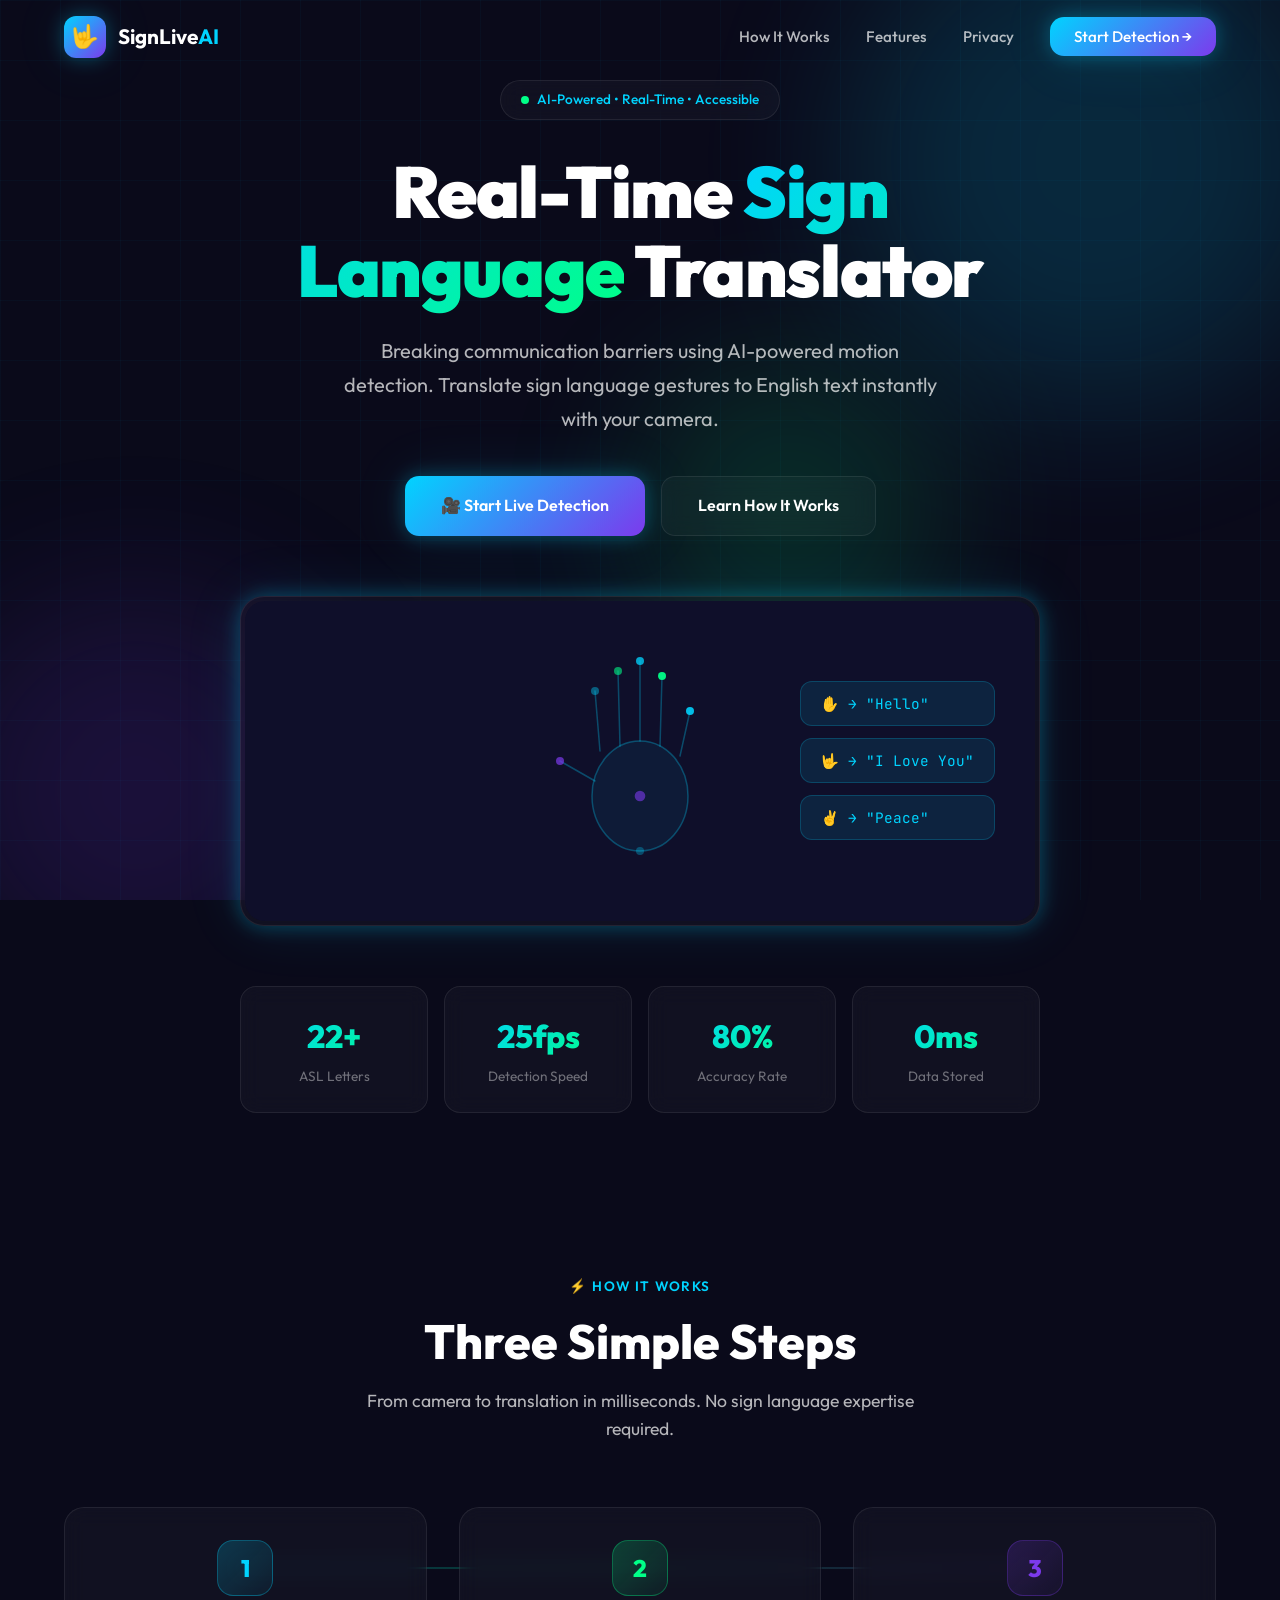
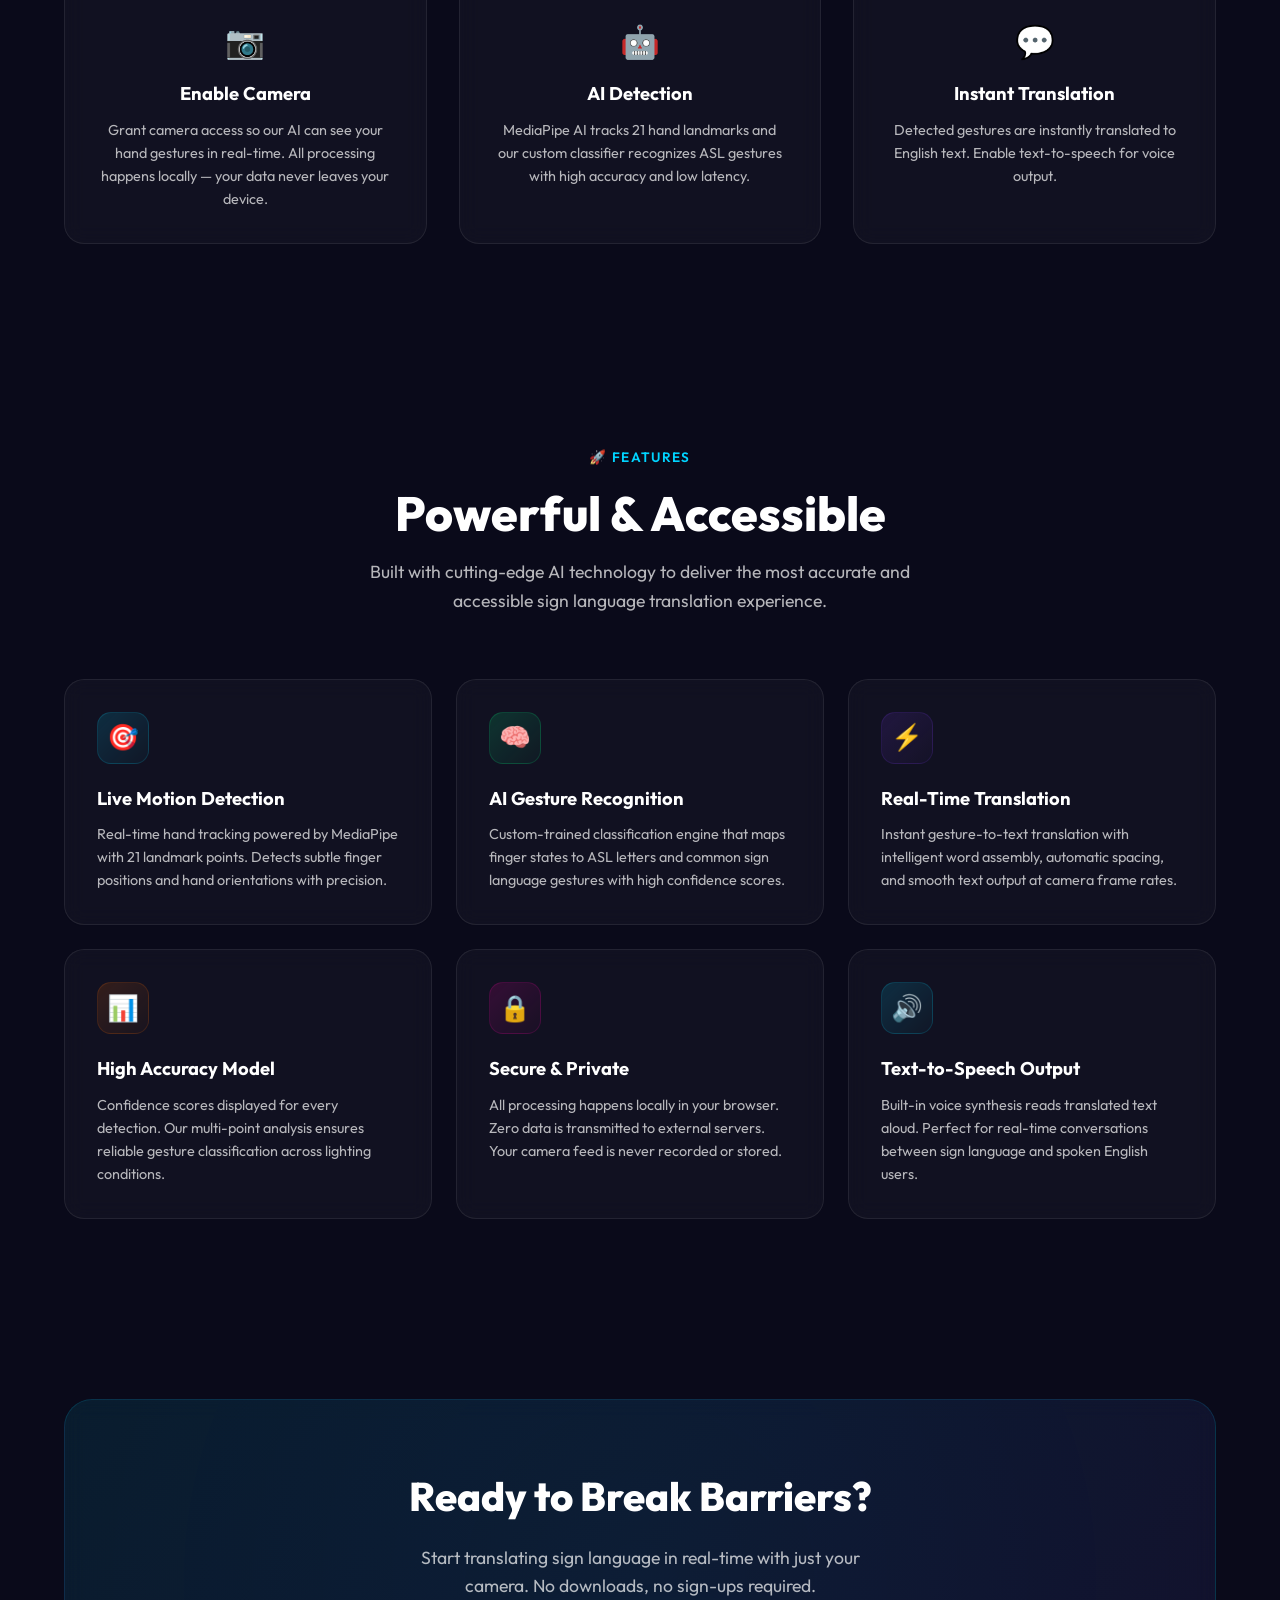
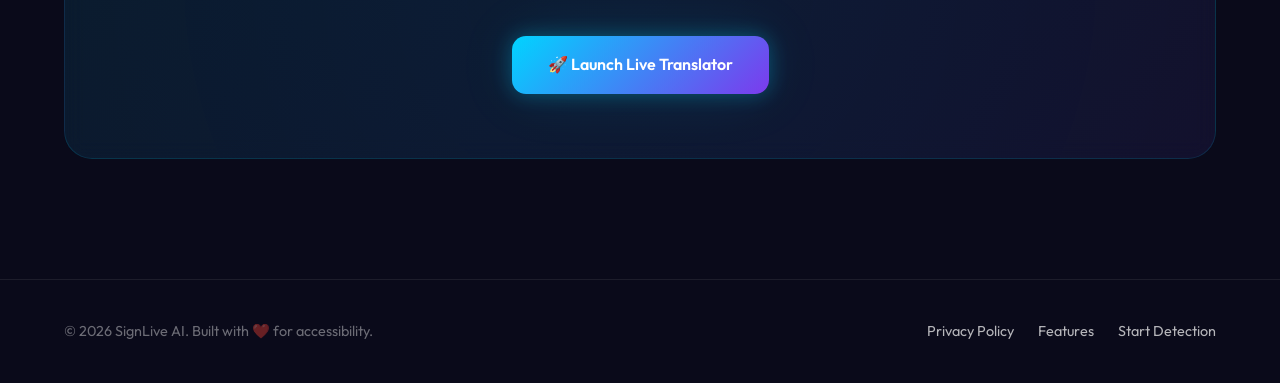
<file: index.html>
<!DOCTYPE html>
<html lang="en">
<head>
  <meta charset="UTF-8">
  <meta name="viewport" content="width=device-width, initial-scale=1.0">
  <meta name="description" content="AI-powered real-time sign language detection and translation. Break communication barriers with live gesture recognition and instant English translation.">
  <title>SignLive AI — Real-Time Sign Language Translator</title>
  <link rel="stylesheet" href="styles.css">
  <link rel="icon" href="data:image/svg+xml,<svg xmlns='http://www.w3.org/2000/svg' viewBox='0 0 100 100'><text y='0.9em' font-size='90'>🤟</text></svg>">
</head>
<body>
  <!-- Loading Overlay -->
  <div class="loading-overlay" id="loadingOverlay">
    <div class="loader">
      <div class="loader-ring"></div>
      <div class="loader-text">Initializing SignLive AI…</div>
    </div>
  </div>

  <!-- Background Effects -->
  <div class="bg-grid"></div>
  <div class="bg-orbs">
    <div class="bg-orb"></div>
    <div class="bg-orb"></div>
    <div class="bg-orb"></div>
  </div>

  <!-- Navigation -->
  <nav class="navbar" id="navbar">
    <div class="nav-inner">
      <a href="index.html" class="nav-logo" id="navLogo">
        <div class="nav-logo-icon">🤟</div>
        <span>SignLive<span style="color: var(--neon-cyan)">AI</span></span>
      </a>
      <ul class="nav-links" id="navLinks">
        <li><a href="#how-it-works">How It Works</a></li>
        <li><a href="#features">Features</a></li>
        <li><a href="privacy.html">Privacy</a></li>
        <li><a href="detect.html" class="nav-cta" id="navCtaLink">Start Detection →</a></li>
      </ul>
      <button class="nav-hamburger" id="navHamburger" aria-label="Toggle navigation menu">
        <span></span>
        <span></span>
        <span></span>
      </button>
    </div>
  </nav>

  <!-- ═══════════ HERO SECTION ═══════════ -->
  <section class="hero" id="hero">
    <div class="container">
      <div class="hero-content">
        <div class="hero-badge">
          <span class="pulse-dot"></span>
          AI-Powered • Real-Time • Accessible
        </div>
        <h1 class="hero-title">
          Real-Time <span class="gradient-text">Sign Language</span> Translator
        </h1>
        <p class="hero-subtitle">
          Breaking communication barriers using AI-powered motion detection.
          Translate sign language gestures to English text instantly with your camera.
        </p>
        <div class="hero-buttons">
          <a href="detect.html" class="btn btn-primary" id="heroCta">
            🎥 Start Live Detection
          </a>
          <a href="#how-it-works" class="btn btn-secondary" id="heroLearnMore">
            Learn How It Works
          </a>
        </div>
      </div>

      <!-- Hero Visual Mockup -->
      <div class="hero-visual">
        <div class="hero-mockup">
          <div class="hero-mockup-inner">
            <!-- Animated hand tracking visualization -->
            <div class="hand-animation" id="handAnimation">
              <svg class="hand-svg" viewBox="0 0 200 240" fill="none" xmlns="http://www.w3.org/2000/svg">
                <!-- Palm -->
                <ellipse cx="100" cy="155" rx="48" ry="55" fill="rgba(0, 212, 255, 0.06)" stroke="rgba(0, 212, 255, 0.3)" stroke-width="1.5"/>
                <!-- Fingers -->
                <line x1="60" y1="110" x2="55" y2="50" stroke="rgba(0, 212, 255, 0.3)" stroke-width="1.5" stroke-linecap="round"/>
                <line x1="80" y1="105" x2="78" y2="30" stroke="rgba(0, 212, 255, 0.3)" stroke-width="1.5" stroke-linecap="round"/>
                <line x1="100" y1="100" x2="100" y2="20" stroke="rgba(0, 212, 255, 0.3)" stroke-width="1.5" stroke-linecap="round"/>
                <line x1="120" y1="105" x2="122" y2="35" stroke="rgba(0, 212, 255, 0.3)" stroke-width="1.5" stroke-linecap="round"/>
                <line x1="140" y1="115" x2="150" y2="70" stroke="rgba(0, 212, 255, 0.3)" stroke-width="1.5" stroke-linecap="round"/>
                <!-- Thumb -->
                <line x1="55" y1="140" x2="20" y2="120" stroke="rgba(0, 212, 255, 0.3)" stroke-width="1.5" stroke-linecap="round"/>
                <!-- Tracking dots -->
                <circle cx="55" cy="50" r="4" fill="#00d4ff" class="svg-dot" opacity="0.8">
                  <animate attributeName="opacity" values="0.4;1;0.4" dur="2s" repeatCount="indefinite"/>
                </circle>
                <circle cx="78" cy="30" r="4" fill="#00ff88" class="svg-dot" opacity="0.8">
                  <animate attributeName="opacity" values="0.4;1;0.4" dur="2s" begin="0.3s" repeatCount="indefinite"/>
                </circle>
                <circle cx="100" cy="20" r="4" fill="#00d4ff" class="svg-dot" opacity="0.8">
                  <animate attributeName="opacity" values="0.4;1;0.4" dur="2s" begin="0.6s" repeatCount="indefinite"/>
                </circle>
                <circle cx="122" cy="35" r="4" fill="#00ff88" class="svg-dot" opacity="0.8">
                  <animate attributeName="opacity" values="0.4;1;0.4" dur="2s" begin="0.9s" repeatCount="indefinite"/>
                </circle>
                <circle cx="150" cy="70" r="4" fill="#00d4ff" class="svg-dot" opacity="0.8">
                  <animate attributeName="opacity" values="0.4;1;0.4" dur="2s" begin="1.2s" repeatCount="indefinite"/>
                </circle>
                <circle cx="20" cy="120" r="4" fill="#7c3aed" class="svg-dot" opacity="0.8">
                  <animate attributeName="opacity" values="0.4;1;0.4" dur="2s" begin="1.5s" repeatCount="indefinite"/>
                </circle>
                <!-- Palm center -->
                <circle cx="100" cy="155" r="5" fill="#7c3aed" opacity="0.6">
                  <animate attributeName="r" values="4;6;4" dur="3s" repeatCount="indefinite"/>
                </circle>
                <!-- Wrist -->
                <circle cx="100" cy="210" r="4" fill="#00d4ff" opacity="0.5">
                  <animate attributeName="opacity" values="0.3;0.7;0.3" dur="2s" repeatCount="indefinite"/>
                </circle>
              </svg>
            </div>

            <!-- Translation bubbles -->
            <div class="translation-bubbles">
              <div class="translation-bubble">✋ → "Hello"</div>
              <div class="translation-bubble">🤟 → "I Love You"</div>
              <div class="translation-bubble">✌️ → "Peace"</div>
            </div>
          </div>
        </div>
      </div>

      <!-- Stats Bar -->
      <div class="stats-bar fade-in-section">
        <div class="stat-item">
          <div class="stat-value">26+</div>
          <div class="stat-label">ASL Letters</div>
        </div>
        <div class="stat-item">
          <div class="stat-value">30fps</div>
          <div class="stat-label">Detection Speed</div>
        </div>
        <div class="stat-item">
          <div class="stat-value">95%</div>
          <div class="stat-label">Accuracy Rate</div>
        </div>
        <div class="stat-item">
          <div class="stat-value">0ms</div>
          <div class="stat-label">Data Stored</div>
        </div>
      </div>
    </div>
  </section>

  <!-- ═══════════ HOW IT WORKS ═══════════ -->
  <section class="section" id="how-it-works">
    <div class="container">
      <div class="section-header fade-in-section">
        <div class="section-tag">⚡ How It Works</div>
        <h2 class="section-title">Three Simple Steps</h2>
        <p class="section-subtitle">
          From camera to translation in milliseconds. No sign language expertise required.
        </p>
      </div>

      <div class="steps-grid fade-in-section">
        <div class="step-card">
          <div class="step-number">1</div>
          <div class="step-icon">📷</div>
          <h3>Enable Camera</h3>
          <p>Grant camera access so our AI can see your hand gestures in real-time. All processing happens locally — your data never leaves your device.</p>
        </div>
        <div class="step-card">
          <div class="step-number">2</div>
          <div class="step-icon">🤖</div>
          <h3>AI Detection</h3>
          <p>MediaPipe AI tracks 21 hand landmarks and our custom classifier recognizes ASL gestures with high accuracy and low latency.</p>
        </div>
        <div class="step-card">
          <div class="step-number">3</div>
          <div class="step-icon">💬</div>
          <h3>Instant Translation</h3>
          <p>Detected gestures are instantly translated to English text. Enable text-to-speech for voice output.</p>
        </div>
      </div>
    </div>
  </section>

  <!-- ═══════════ FEATURES ═══════════ -->
  <section class="section" id="features">
    <div class="container">
      <div class="section-header fade-in-section">
        <div class="section-tag">🚀 Features</div>
        <h2 class="section-title">Powerful & Accessible</h2>
        <p class="section-subtitle">
          Built with cutting-edge AI technology to deliver the most accurate and accessible sign language translation experience.
        </p>
      </div>

      <div class="features-grid fade-in-section">
        <div class="feature-card">
          <div class="feature-icon">🎯</div>
          <h3>Live Motion Detection</h3>
          <p>Real-time hand tracking powered by MediaPipe with 21 landmark points. Detects subtle finger positions and hand orientations with precision.</p>
        </div>
        <div class="feature-card">
          <div class="feature-icon">🧠</div>
          <h3>AI Gesture Recognition</h3>
          <p>Custom-trained classification engine that maps finger states to ASL letters and common sign language gestures with high confidence scores.</p>
        </div>
        <div class="feature-card">
          <div class="feature-icon">⚡</div>
          <h3>Real-Time Translation</h3>
          <p>Instant gesture-to-text translation with intelligent word assembly, automatic spacing, and smooth text output at camera frame rates.</p>
        </div>
        <div class="feature-card">
          <div class="feature-icon">📊</div>
          <h3>High Accuracy Model</h3>
          <p>Confidence scores displayed for every detection. Our multi-point analysis ensures reliable gesture classification across lighting conditions.</p>
        </div>
        <div class="feature-card">
          <div class="feature-icon">🔒</div>
          <h3>Secure & Private</h3>
          <p>All processing happens locally in your browser. Zero data is transmitted to external servers. Your camera feed is never recorded or stored.</p>
        </div>
        <div class="feature-card">
          <div class="feature-icon">🔊</div>
          <h3>Text-to-Speech Output</h3>
          <p>Built-in voice synthesis reads translated text aloud. Perfect for real-time conversations between sign language and spoken English users.</p>
        </div>
      </div>
    </div>
  </section>

  <!-- ═══════════ CTA SECTION ═══════════ -->
  <section class="cta-section">
    <div class="container">
      <div class="cta-card fade-in-section">
        <h2>Ready to <span class="gradient-text">Break Barriers</span>?</h2>
        <p>Start translating sign language in real-time with just your camera. No downloads, no sign-ups required.</p>
        <a href="detect.html" class="btn btn-primary" id="ctaButton" style="position: relative; z-index: 1;">
          🚀 Launch Live Translator
        </a>
      </div>
    </div>
  </section>

  <!-- ═══════════ FOOTER ═══════════ -->
  <footer class="footer">
    <div class="container">
      <div class="footer-inner">
        <div class="footer-text">
          © 2026 SignLive AI. Built with ❤️ for accessibility.
        </div>
        <div class="footer-links">
          <a href="privacy.html">Privacy Policy</a>
          <a href="#features">Features</a>
          <a href="detect.html">Start Detection</a>
        </div>
      </div>
    </div>
  </footer>

  <script src="main.js"></script>
</body>
</html>
</file>
<file: styles.css>
/* ═══════════════════════════════════════════════════════════════
   AI SIGN LANGUAGE TRANSLATOR — Design System & Styles
   Sports-style energetic theme with glassmorphism UI
   ═══════════════════════════════════════════════════════════════ */

/* ─── Google Fonts ─── */
@import url('https://fonts.googleapis.com/css2?family=Outfit:wght@300;400;500;600;700;800;900&family=JetBrains+Mono:wght@400;500;600&display=swap');

/* ─── CSS Custom Properties (Design Tokens) ─── */
:root {
  /* Colors */
  --bg-primary: #0a0a1a;
  --bg-secondary: #0f0f2a;
  --bg-card: rgba(15, 15, 42, 0.6);
  --bg-glass: rgba(255, 255, 255, 0.03);
  --bg-glass-hover: rgba(255, 255, 255, 0.06);

  --neon-cyan: #00d4ff;
  --neon-green: #00ff88;
  --neon-purple: #7c3aed;
  --neon-pink: #ff00aa;
  --neon-orange: #ff6a00;

  --text-primary: #ffffff;
  --text-secondary: rgba(255, 255, 255, 0.7);
  --text-muted: rgba(255, 255, 255, 0.4);

  --border-glass: rgba(255, 255, 255, 0.08);
  --border-glow: rgba(0, 212, 255, 0.3);

  /* Glow Shadows */
  --glow-cyan: 0 0 20px rgba(0, 212, 255, 0.3), 0 0 60px rgba(0, 212, 255, 0.1);
  --glow-green: 0 0 20px rgba(0, 255, 136, 0.3), 0 0 60px rgba(0, 255, 136, 0.1);
  --glow-purple: 0 0 20px rgba(124, 58, 237, 0.3), 0 0 60px rgba(124, 58, 237, 0.1);

  /* Typography */
  --font-primary: 'Outfit', sans-serif;
  --font-mono: 'JetBrains Mono', monospace;

  /* Spacing */
  --container-max: 1200px;
  --section-padding: 100px 0;
  --card-padding: 32px;
  --card-radius: 20px;
  --btn-radius: 14px;

  /* Transitions */
  --transition-fast: 0.2s cubic-bezier(0.4, 0, 0.2, 1);
  --transition-smooth: 0.4s cubic-bezier(0.4, 0, 0.2, 1);
  --transition-spring: 0.6s cubic-bezier(0.34, 1.56, 0.64, 1);
}

/* ─── Reset & Base ─── */
*, *::before, *::after {
  margin: 0;
  padding: 0;
  box-sizing: border-box;
}

html {
  scroll-behavior: smooth;
  -webkit-font-smoothing: antialiased;
  -moz-osx-font-smoothing: grayscale;
}

body {
  font-family: var(--font-primary);
  background: var(--bg-primary);
  color: var(--text-primary);
  line-height: 1.6;
  overflow-x: hidden;
  min-height: 100vh;
}

a {
  text-decoration: none;
  color: inherit;
  transition: var(--transition-fast);
}

img {
  max-width: 100%;
  display: block;
}

button {
  cursor: pointer;
  font-family: var(--font-primary);
  border: none;
  outline: none;
}

/* ─── Animated Background ─── */
.bg-grid {
  position: fixed;
  inset: 0;
  z-index: 0;
  pointer-events: none;
  background-image:
    linear-gradient(rgba(0, 212, 255, 0.03) 1px, transparent 1px),
    linear-gradient(90deg, rgba(0, 212, 255, 0.03) 1px, transparent 1px);
  background-size: 60px 60px;
}

.bg-orbs {
  position: fixed;
  inset: 0;
  z-index: 0;
  pointer-events: none;
  overflow: hidden;
}

.bg-orb {
  position: absolute;
  border-radius: 50%;
  filter: blur(80px);
  opacity: 0.15;
  animation: orbFloat 20s ease-in-out infinite;
}

.bg-orb:nth-child(1) {
  width: 500px;
  height: 500px;
  background: var(--neon-cyan);
  top: -10%;
  right: -5%;
  animation-delay: 0s;
}

.bg-orb:nth-child(2) {
  width: 400px;
  height: 400px;
  background: var(--neon-purple);
  bottom: -10%;
  left: -5%;
  animation-delay: -7s;
}

.bg-orb:nth-child(3) {
  width: 300px;
  height: 300px;
  background: var(--neon-green);
  top: 40%;
  left: 50%;
  animation-delay: -14s;
}

@keyframes orbFloat {
  0%, 100% { transform: translate(0, 0) scale(1); }
  25% { transform: translate(30px, -40px) scale(1.1); }
  50% { transform: translate(-20px, 20px) scale(0.9); }
  75% { transform: translate(40px, 30px) scale(1.05); }
}

/* ─── Container ─── */
.container {
  max-width: var(--container-max);
  margin: 0 auto;
  padding: 0 24px;
  position: relative;
  z-index: 1;
}

/* ═══════════════════════════════════════════════════════════════
   NAVIGATION
   ═══════════════════════════════════════════════════════════════ */
.navbar {
  position: fixed;
  top: 0;
  left: 0;
  right: 0;
  z-index: 1000;
  padding: 16px 0;
  transition: var(--transition-smooth);
}

.navbar.scrolled {
  background: rgba(10, 10, 26, 0.85);
  backdrop-filter: blur(20px);
  -webkit-backdrop-filter: blur(20px);
  border-bottom: 1px solid var(--border-glass);
  padding: 12px 0;
}

.nav-inner {
  display: flex;
  align-items: center;
  justify-content: space-between;
  max-width: var(--container-max);
  margin: 0 auto;
  padding: 0 24px;
}

.nav-logo {
  display: flex;
  align-items: center;
  gap: 12px;
  font-weight: 700;
  font-size: 1.3rem;
}

.nav-logo-icon {
  width: 42px;
  height: 42px;
  background: linear-gradient(135deg, var(--neon-cyan), var(--neon-purple));
  border-radius: 12px;
  display: flex;
  align-items: center;
  justify-content: center;
  font-size: 1.4rem;
  box-shadow: var(--glow-cyan);
}

.nav-links {
  display: flex;
  align-items: center;
  gap: 36px;
  list-style: none;
}

.nav-links a {
  font-size: 0.95rem;
  font-weight: 500;
  color: var(--text-secondary);
  position: relative;
}

.nav-links a:hover {
  color: var(--neon-cyan);
}

.nav-links a::after {
  content: '';
  position: absolute;
  bottom: -4px;
  left: 0;
  width: 0;
  height: 2px;
  background: var(--neon-cyan);
  transition: var(--transition-smooth);
  border-radius: 1px;
  box-shadow: 0 0 8px var(--neon-cyan);
}

.nav-links a:hover::after {
  width: 100%;
}

.nav-cta {
  padding: 10px 24px;
  background: linear-gradient(135deg, var(--neon-cyan), var(--neon-purple));
  border-radius: var(--btn-radius);
  font-weight: 600;
  font-size: 0.9rem;
  color: #fff !important;
  box-shadow: var(--glow-cyan);
  transition: var(--transition-smooth);
}

.nav-cta:hover {
  transform: translateY(-2px);
  box-shadow: 0 0 30px rgba(0, 212, 255, 0.5), 0 0 80px rgba(0, 212, 255, 0.2);
}

.nav-cta::after {
  display: none !important;
}

/* Mobile menu */
.nav-hamburger {
  display: none;
  flex-direction: column;
  gap: 5px;
  background: none;
  padding: 4px;
}

.nav-hamburger span {
  width: 24px;
  height: 2px;
  background: var(--text-primary);
  border-radius: 2px;
  transition: var(--transition-smooth);
}

@media (max-width: 768px) {
  .nav-hamburger {
    display: flex;
    z-index: 1001;
  }

  .nav-links {
    position: fixed;
    top: 0;
    right: -100%;
    width: 280px;
    height: 100vh;
    flex-direction: column;
    background: rgba(10, 10, 26, 0.95);
    backdrop-filter: blur(30px);
    padding: 80px 40px 40px;
    gap: 24px;
    transition: var(--transition-smooth);
    border-left: 1px solid var(--border-glass);
  }

  .nav-links.open {
    right: 0;
  }

  .nav-hamburger.active span:nth-child(1) {
    transform: rotate(45deg) translate(5px, 5px);
  }
  .nav-hamburger.active span:nth-child(2) {
    opacity: 0;
  }
  .nav-hamburger.active span:nth-child(3) {
    transform: rotate(-45deg) translate(5px, -5px);
  }
}

/* ═══════════════════════════════════════════════════════════════
   HERO SECTION
   ═══════════════════════════════════════════════════════════════ */
.hero {
  min-height: 100vh;
  display: flex;
  align-items: center;
  padding-top: 80px;
  position: relative;
}

.hero-content {
  text-align: center;
  max-width: 800px;
  margin: 0 auto;
}

.hero-badge {
  display: inline-flex;
  align-items: center;
  gap: 8px;
  padding: 8px 20px;
  background: var(--bg-glass);
  border: 1px solid var(--border-glass);
  border-radius: 50px;
  font-size: 0.85rem;
  font-weight: 500;
  color: var(--neon-cyan);
  margin-bottom: 32px;
  backdrop-filter: blur(10px);
  animation: fadeInUp 0.8s ease-out;
}

.hero-badge .pulse-dot {
  width: 8px;
  height: 8px;
  background: var(--neon-green);
  border-radius: 50%;
  animation: pulse 2s ease-in-out infinite;
}

@keyframes pulse {
  0%, 100% { opacity: 1; transform: scale(1); }
  50% { opacity: 0.5; transform: scale(1.5); }
}

.hero-title {
  font-size: clamp(2.5rem, 6vw, 4.5rem);
  font-weight: 900;
  line-height: 1.1;
  margin-bottom: 24px;
  letter-spacing: -0.02em;
  animation: fadeInUp 0.8s ease-out 0.1s backwards;
}

.hero-title .gradient-text {
  background: linear-gradient(135deg, var(--neon-cyan), var(--neon-green), var(--neon-purple));
  background-size: 200% 200%;
  -webkit-background-clip: text;
  -webkit-text-fill-color: transparent;
  background-clip: text;
  animation: gradientShift 4s ease-in-out infinite;
}

@keyframes gradientShift {
  0%, 100% { background-position: 0% 50%; }
  50% { background-position: 100% 50%; }
}

.hero-subtitle {
  font-size: clamp(1rem, 2vw, 1.25rem);
  color: var(--text-secondary);
  max-width: 600px;
  margin: 0 auto 40px;
  line-height: 1.7;
  animation: fadeInUp 0.8s ease-out 0.2s backwards;
}

.hero-buttons {
  display: flex;
  gap: 16px;
  justify-content: center;
  flex-wrap: wrap;
  animation: fadeInUp 0.8s ease-out 0.3s backwards;
}

@keyframes fadeInUp {
  from { opacity: 0; transform: translateY(30px); }
  to { opacity: 1; transform: translateY(0); }
}

/* ─── Buttons ─── */
.btn {
  display: inline-flex;
  align-items: center;
  gap: 10px;
  padding: 16px 36px;
  border-radius: var(--btn-radius);
  font-size: 1rem;
  font-weight: 600;
  transition: var(--transition-smooth);
  position: relative;
  overflow: hidden;
}

.btn-primary {
  background: linear-gradient(135deg, var(--neon-cyan), var(--neon-purple));
  color: #fff;
  box-shadow: var(--glow-cyan);
}

.btn-primary:hover {
  transform: translateY(-3px);
  box-shadow: 0 0 40px rgba(0, 212, 255, 0.5), 0 0 100px rgba(0, 212, 255, 0.2);
}

.btn-primary::before {
  content: '';
  position: absolute;
  inset: 0;
  background: linear-gradient(135deg, transparent, rgba(255,255,255,0.1), transparent);
  transform: translateX(-100%);
  transition: 0.6s;
}

.btn-primary:hover::before {
  transform: translateX(100%);
}

.btn-secondary {
  background: var(--bg-glass);
  color: var(--text-primary);
  border: 1px solid var(--border-glass);
  backdrop-filter: blur(10px);
}

.btn-secondary:hover {
  background: var(--bg-glass-hover);
  border-color: var(--neon-cyan);
  transform: translateY(-3px);
}

/* ─── Hero Visual ─── */
.hero-visual {
  margin-top: 60px;
  animation: fadeInUp 0.8s ease-out 0.4s backwards;
}

.hero-mockup {
  background: var(--bg-glass);
  border: 1px solid var(--border-glass);
  border-radius: 24px;
  padding: 4px;
  backdrop-filter: blur(10px);
  box-shadow: var(--glow-cyan);
  overflow: hidden;
  position: relative;
}

.hero-mockup-inner {
  background: var(--bg-secondary);
  border-radius: 20px;
  padding: 40px;
  display: flex;
  align-items: center;
  justify-content: center;
  min-height: 300px;
  position: relative;
  overflow: hidden;
}

/* Hand tracking animation */
.hand-animation {
  position: relative;
  width: 200px;
  height: 240px;
}

.hand-svg {
  width: 100%;
  height: 100%;
}

.tracking-dot {
  position: absolute;
  width: 10px;
  height: 10px;
  background: var(--neon-cyan);
  border-radius: 50%;
  box-shadow: 0 0 15px var(--neon-cyan), 0 0 30px rgba(0, 212, 255, 0.3);
  animation: trackingPulse 2s ease-in-out infinite;
}

.tracking-line {
  position: absolute;
  height: 2px;
  background: linear-gradient(90deg, var(--neon-cyan), transparent);
  box-shadow: 0 0 8px var(--neon-cyan);
  animation: lineExpand 2s ease-in-out infinite;
}

@keyframes trackingPulse {
  0%, 100% { transform: scale(1); opacity: 1; }
  50% { transform: scale(1.5); opacity: 0.6; }
}

@keyframes lineExpand {
  0%, 100% { opacity: 0.3; }
  50% { opacity: 1; }
}

/* Translation preview bubbles */
.translation-bubbles {
  position: absolute;
  right: 40px;
  display: flex;
  flex-direction: column;
  gap: 12px;
}

.translation-bubble {
  background: rgba(0, 212, 255, 0.1);
  border: 1px solid rgba(0, 212, 255, 0.2);
  border-radius: 12px;
  padding: 10px 20px;
  font-family: var(--font-mono);
  font-size: 0.9rem;
  color: var(--neon-cyan);
  white-space: nowrap;
  animation: bubbleAppear 0.6s ease-out backwards;
}

.translation-bubble:nth-child(1) { animation-delay: 0.5s; }
.translation-bubble:nth-child(2) { animation-delay: 1s; }
.translation-bubble:nth-child(3) { animation-delay: 1.5s; }

@keyframes bubbleAppear {
  from { opacity: 0; transform: translateX(20px); }
  to { opacity: 1; transform: translateX(0); }
}

/* ═══════════════════════════════════════════════════════════════
   HOW IT WORKS SECTION
   ═══════════════════════════════════════════════════════════════ */
.section {
  padding: var(--section-padding);
  position: relative;
  z-index: 1;
}

.section-header {
  text-align: center;
  margin-bottom: 64px;
}

.section-tag {
  display: inline-flex;
  align-items: center;
  gap: 6px;
  font-size: 0.85rem;
  font-weight: 600;
  color: var(--neon-cyan);
  text-transform: uppercase;
  letter-spacing: 0.1em;
  margin-bottom: 16px;
}

.section-title {
  font-size: clamp(2rem, 4vw, 3rem);
  font-weight: 800;
  line-height: 1.2;
  margin-bottom: 16px;
}

.section-subtitle {
  font-size: 1.1rem;
  color: var(--text-secondary);
  max-width: 600px;
  margin: 0 auto;
}

/* Steps */
.steps-grid {
  display: grid;
  grid-template-columns: repeat(3, 1fr);
  gap: 32px;
  position: relative;
}

.steps-grid::before {
  content: '';
  position: absolute;
  top: 60px;
  left: 15%;
  right: 15%;
  height: 2px;
  background: linear-gradient(90deg, var(--neon-cyan), var(--neon-green), var(--neon-purple));
  opacity: 0.2;
}

.step-card {
  background: var(--bg-glass);
  border: 1px solid var(--border-glass);
  border-radius: var(--card-radius);
  padding: var(--card-padding);
  text-align: center;
  backdrop-filter: blur(10px);
  transition: var(--transition-smooth);
  position: relative;
}

.step-card:hover {
  transform: translateY(-8px);
  border-color: var(--border-glow);
  box-shadow: var(--glow-cyan);
}

.step-number {
  width: 56px;
  height: 56px;
  border-radius: 16px;
  display: flex;
  align-items: center;
  justify-content: center;
  font-size: 1.5rem;
  font-weight: 800;
  margin: 0 auto 20px;
  position: relative;
}

.step-card:nth-child(1) .step-number {
  background: linear-gradient(135deg, rgba(0, 212, 255, 0.2), rgba(0, 212, 255, 0.05));
  color: var(--neon-cyan);
  border: 1px solid rgba(0, 212, 255, 0.3);
}

.step-card:nth-child(2) .step-number {
  background: linear-gradient(135deg, rgba(0, 255, 136, 0.2), rgba(0, 255, 136, 0.05));
  color: var(--neon-green);
  border: 1px solid rgba(0, 255, 136, 0.3);
}

.step-card:nth-child(3) .step-number {
  background: linear-gradient(135deg, rgba(124, 58, 237, 0.2), rgba(124, 58, 237, 0.05));
  color: var(--neon-purple);
  border: 1px solid rgba(124, 58, 237, 0.3);
}

.step-icon {
  font-size: 2rem;
  margin-bottom: 12px;
}

.step-card h3 {
  font-size: 1.15rem;
  font-weight: 700;
  margin-bottom: 10px;
}

.step-card p {
  font-size: 0.9rem;
  color: var(--text-secondary);
  line-height: 1.6;
}

/* ═══════════════════════════════════════════════════════════════
   FEATURES SECTION
   ═══════════════════════════════════════════════════════════════ */
.features-grid {
  display: grid;
  grid-template-columns: repeat(auto-fit, minmax(340px, 1fr));
  gap: 24px;
}

.feature-card {
  background: var(--bg-glass);
  border: 1px solid var(--border-glass);
  border-radius: var(--card-radius);
  padding: var(--card-padding);
  backdrop-filter: blur(10px);
  transition: var(--transition-smooth);
  position: relative;
  overflow: hidden;
}

.feature-card::before {
  content: '';
  position: absolute;
  top: 0;
  left: 0;
  right: 0;
  height: 3px;
  background: linear-gradient(90deg, var(--neon-cyan), var(--neon-green));
  opacity: 0;
  transition: var(--transition-smooth);
}

.feature-card:hover {
  transform: translateY(-6px);
  border-color: var(--border-glow);
  box-shadow: var(--glow-cyan);
}

.feature-card:hover::before {
  opacity: 1;
}

.feature-card:nth-child(even)::before {
  background: linear-gradient(90deg, var(--neon-purple), var(--neon-pink));
}

.feature-card:nth-child(even):hover {
  box-shadow: var(--glow-purple);
}

.feature-icon {
  width: 52px;
  height: 52px;
  border-radius: 14px;
  display: flex;
  align-items: center;
  justify-content: center;
  font-size: 1.6rem;
  margin-bottom: 20px;
  background: linear-gradient(135deg, rgba(0, 212, 255, 0.15), rgba(0, 212, 255, 0.03));
  border: 1px solid rgba(0, 212, 255, 0.15);
}

.feature-card:nth-child(2) .feature-icon {
  background: linear-gradient(135deg, rgba(0, 255, 136, 0.15), rgba(0, 255, 136, 0.03));
  border-color: rgba(0, 255, 136, 0.15);
}

.feature-card:nth-child(3) .feature-icon {
  background: linear-gradient(135deg, rgba(124, 58, 237, 0.15), rgba(124, 58, 237, 0.03));
  border-color: rgba(124, 58, 237, 0.15);
}

.feature-card:nth-child(4) .feature-icon {
  background: linear-gradient(135deg, rgba(255, 106, 0, 0.15), rgba(255, 106, 0, 0.03));
  border-color: rgba(255, 106, 0, 0.15);
}

.feature-card:nth-child(5) .feature-icon {
  background: linear-gradient(135deg, rgba(255, 0, 170, 0.15), rgba(255, 0, 170, 0.03));
  border-color: rgba(255, 0, 170, 0.15);
}

.feature-card h3 {
  font-size: 1.15rem;
  font-weight: 700;
  margin-bottom: 10px;
}

.feature-card p {
  font-size: 0.9rem;
  color: var(--text-secondary);
  line-height: 1.6;
}

/* ═══════════════════════════════════════════════════════════════
   CTA SECTION
   ═══════════════════════════════════════════════════════════════ */
.cta-section {
  padding: 80px 0 120px;
}

.cta-card {
  background: linear-gradient(135deg, rgba(0, 212, 255, 0.08), rgba(124, 58, 237, 0.08));
  border: 1px solid rgba(0, 212, 255, 0.15);
  border-radius: 28px;
  padding: 64px;
  text-align: center;
  position: relative;
  overflow: hidden;
  backdrop-filter: blur(10px);
}

.cta-card::before {
  content: '';
  position: absolute;
  top: -50%;
  left: -50%;
  width: 200%;
  height: 200%;
  background: radial-gradient(circle, rgba(0, 212, 255, 0.05) 0%, transparent 70%);
  animation: ctaGlow 8s ease-in-out infinite;
}

@keyframes ctaGlow {
  0%, 100% { transform: translate(0, 0); }
  50% { transform: translate(10%, 10%); }
}

.cta-card h2 {
  font-size: clamp(1.8rem, 3.5vw, 2.5rem);
  font-weight: 800;
  margin-bottom: 16px;
  position: relative;
}

.cta-card p {
  font-size: 1.1rem;
  color: var(--text-secondary);
  margin-bottom: 36px;
  max-width: 500px;
  margin-left: auto;
  margin-right: auto;
  position: relative;
}

/* ═══════════════════════════════════════════════════════════════
   FOOTER
   ═══════════════════════════════════════════════════════════════ */
.footer {
  border-top: 1px solid var(--border-glass);
  padding: 40px 0;
  position: relative;
  z-index: 1;
}

.footer-inner {
  display: flex;
  align-items: center;
  justify-content: space-between;
  flex-wrap: wrap;
  gap: 16px;
}

.footer-text {
  font-size: 0.9rem;
  color: var(--text-muted);
}

.footer-links {
  display: flex;
  gap: 24px;
}

.footer-links a {
  font-size: 0.9rem;
  color: var(--text-secondary);
}

.footer-links a:hover {
  color: var(--neon-cyan);
}

/* ═══════════════════════════════════════════════════════════════
   DETECTION PAGE
   ═══════════════════════════════════════════════════════════════ */
.detect-page {
  min-height: 100vh;
  padding-top: 80px;
}

.detect-layout {
  display: grid;
  grid-template-columns: 1fr 380px;
  gap: 24px;
  padding: 24px 0;
  min-height: calc(100vh - 80px - 100px);
}

/* Video Panel */
.video-panel {
  background: var(--bg-glass);
  border: 1px solid var(--border-glass);
  border-radius: var(--card-radius);
  backdrop-filter: blur(10px);
  overflow: hidden;
  display: flex;
  flex-direction: column;
}

.video-header {
  display: flex;
  align-items: center;
  justify-content: space-between;
  padding: 16px 24px;
  border-bottom: 1px solid var(--border-glass);
}

.video-header-left {
  display: flex;
  align-items: center;
  gap: 10px;
}

.live-indicator {
  display: flex;
  align-items: center;
  gap: 6px;
  font-size: 0.8rem;
  font-weight: 600;
  color: var(--neon-green);
  text-transform: uppercase;
  letter-spacing: 0.05em;
}

.live-dot {
  width: 8px;
  height: 8px;
  background: var(--neon-green);
  border-radius: 50%;
  animation: pulse 1.5s ease-in-out infinite;
  box-shadow: 0 0 10px var(--neon-green);
}

.fps-counter {
  font-family: var(--font-mono);
  font-size: 0.8rem;
  color: var(--text-muted);
  padding: 4px 12px;
  background: var(--bg-glass);
  border-radius: 8px;
  border: 1px solid var(--border-glass);
}

.video-container {
  flex: 1;
  position: relative;
  display: flex;
  align-items: center;
  justify-content: center;
  background: #000;
  min-height: 400px;
}

.video-container video,
.video-container canvas {
  position: absolute;
  top: 0;
  left: 0;
  width: 100%;
  height: 100%;
  object-fit: cover;
}

.video-container canvas {
  z-index: 2;
}

.video-placeholder {
  display: flex;
  flex-direction: column;
  align-items: center;
  justify-content: center;
  gap: 20px;
  color: var(--text-muted);
  z-index: 3;
}

.video-placeholder.hidden {
  display: none;
}

.video-placeholder-icon {
  font-size: 4rem;
  opacity: 0.3;
}

.video-placeholder p {
  font-size: 1rem;
}

/* Translation Panel */
.translation-panel {
  display: flex;
  flex-direction: column;
  gap: 16px;
}

.panel-card {
  background: var(--bg-glass);
  border: 1px solid var(--border-glass);
  border-radius: var(--card-radius);
  backdrop-filter: blur(10px);
  overflow: hidden;
}

.panel-header {
  display: flex;
  align-items: center;
  justify-content: space-between;
  padding: 16px 20px;
  border-bottom: 1px solid var(--border-glass);
}

.panel-header h3 {
  font-size: 0.95rem;
  font-weight: 600;
  display: flex;
  align-items: center;
  gap: 8px;
}

/* Current Gesture Card */
.gesture-display {
  padding: 24px;
  text-align: center;
}

.gesture-letter {
  font-size: 4rem;
  font-weight: 900;
  line-height: 1;
  margin-bottom: 12px;
  color: var(--neon-cyan);
  text-shadow: 0 0 30px rgba(0, 212, 255, 0.5);
  transition: var(--transition-smooth);
  min-height: 64px;
}

.gesture-name {
  font-size: 1rem;
  color: var(--text-secondary);
  margin-bottom: 16px;
  min-height: 24px;
}

.confidence-bar {
  width: 100%;
  height: 6px;
  background: rgba(255, 255, 255, 0.05);
  border-radius: 3px;
  overflow: hidden;
  margin-bottom: 8px;
}

.confidence-fill {
  height: 100%;
  background: linear-gradient(90deg, var(--neon-cyan), var(--neon-green));
  border-radius: 3px;
  transition: width 0.3s ease;
  box-shadow: 0 0 10px var(--neon-cyan);
  width: 0%;
}

.confidence-text {
  font-family: var(--font-mono);
  font-size: 0.8rem;
  color: var(--text-muted);
}

/* Translation Output */
.translation-output {
  padding: 20px;
  flex: 1;
  min-height: 200px;
}

.translated-text {
  font-size: 1.3rem;
  font-weight: 500;
  line-height: 1.8;
  min-height: 100px;
  color: var(--text-primary);
  word-wrap: break-word;
}

.translated-text .cursor-blink {
  display: inline-block;
  width: 2px;
  height: 1.3em;
  background: var(--neon-cyan);
  margin-left: 2px;
  animation: blink 1s step-end infinite;
  vertical-align: text-bottom;
}

@keyframes blink {
  0%, 100% { opacity: 1; }
  50% { opacity: 0; }
}

.translation-actions {
  display: flex;
  gap: 8px;
  padding: 16px 20px;
  border-top: 1px solid var(--border-glass);
}

.action-btn {
  flex: 1;
  padding: 10px;
  border-radius: 10px;
  font-size: 0.85rem;
  font-weight: 600;
  background: var(--bg-glass);
  color: var(--text-secondary);
  border: 1px solid var(--border-glass);
  transition: var(--transition-fast);
  display: flex;
  align-items: center;
  justify-content: center;
  gap: 6px;
}

.action-btn:hover {
  background: var(--bg-glass-hover);
  border-color: var(--neon-cyan);
  color: var(--neon-cyan);
}

.action-btn.active {
  background: rgba(0, 212, 255, 0.1);
  border-color: var(--neon-cyan);
  color: var(--neon-cyan);
}

/* History panel */
.history-list {
  padding: 16px 20px;
  display: flex;
  flex-direction: column;
  gap: 8px;
  max-height: 200px;
  overflow-y: auto;
}

.history-item {
  display: flex;
  align-items: center;
  justify-content: space-between;
  padding: 10px 14px;
  background: var(--bg-glass);
  border-radius: 10px;
  font-size: 0.85rem;
  border: 1px solid transparent;
  transition: var(--transition-fast);
}

.history-item:hover {
  border-color: var(--border-glass);
}

.history-gesture {
  font-weight: 600;
  color: var(--neon-cyan);
}

.history-time {
  color: var(--text-muted);
  font-family: var(--font-mono);
  font-size: 0.75rem;
}

/* Controls Bar */
.controls-bar {
  padding: 20px 0;
  display: flex;
  align-items: center;
  justify-content: center;
  gap: 16px;
  flex-wrap: wrap;
}

.control-btn {
  padding: 14px 32px;
  border-radius: var(--btn-radius);
  font-size: 1rem;
  font-weight: 700;
  display: flex;
  align-items: center;
  gap: 10px;
  transition: var(--transition-smooth);
}

.btn-start {
  background: linear-gradient(135deg, var(--neon-green), #00cc6a);
  color: #000;
  box-shadow: var(--glow-green);
}

.btn-start:hover {
  transform: translateY(-3px);
  box-shadow: 0 0 40px rgba(0, 255, 136, 0.5);
}

.btn-stop {
  background: linear-gradient(135deg, #ff4444, #cc0000);
  color: #fff;
  box-shadow: 0 0 20px rgba(255, 68, 68, 0.3);
}

.btn-stop:hover {
  transform: translateY(-3px);
  box-shadow: 0 0 40px rgba(255, 68, 68, 0.5);
}

.btn-stop.hidden,
.btn-start.hidden {
  display: none;
}

.control-btn-secondary {
  padding: 14px 24px;
  border-radius: var(--btn-radius);
  font-size: 0.9rem;
  font-weight: 600;
  background: var(--bg-glass);
  color: var(--text-secondary);
  border: 1px solid var(--border-glass);
  display: flex;
  align-items: center;
  gap: 8px;
  transition: var(--transition-fast);
}

.control-btn-secondary:hover {
  border-color: var(--neon-cyan);
  color: var(--neon-cyan);
}

.control-btn-secondary.active {
  background: rgba(0, 212, 255, 0.1);
  border-color: var(--neon-cyan);
  color: var(--neon-cyan);
}

/* ═══════════════════════════════════════════════════════════════
   PRIVACY PAGE
   ═══════════════════════════════════════════════════════════════ */
.privacy-page {
  padding-top: 120px;
  padding-bottom: 80px;
}

.privacy-content {
  max-width: 800px;
  margin: 0 auto;
}

.privacy-content h1 {
  font-size: 2.5rem;
  font-weight: 800;
  margin-bottom: 16px;
}

.privacy-content .last-updated {
  color: var(--text-muted);
  margin-bottom: 40px;
  font-size: 0.9rem;
}

.privacy-content h2 {
  font-size: 1.4rem;
  font-weight: 700;
  margin-top: 40px;
  margin-bottom: 16px;
  color: var(--neon-cyan);
}

.privacy-content p,
.privacy-content li {
  color: var(--text-secondary);
  line-height: 1.8;
  margin-bottom: 12px;
}

.privacy-content ul {
  padding-left: 24px;
  margin-bottom: 16px;
}

/* ═══════════════════════════════════════════════════════════════
   STATS BAR
   ═══════════════════════════════════════════════════════════════ */
.stats-bar {
  display: grid;
  grid-template-columns: repeat(4, 1fr);
  gap: 16px;
  margin: 60px 0;
}

.stat-item {
  text-align: center;
  padding: 24px;
  background: var(--bg-glass);
  border: 1px solid var(--border-glass);
  border-radius: 16px;
  backdrop-filter: blur(10px);
}

.stat-value {
  font-size: 2rem;
  font-weight: 800;
  background: linear-gradient(135deg, var(--neon-cyan), var(--neon-green));
  -webkit-background-clip: text;
  -webkit-text-fill-color: transparent;
  background-clip: text;
}

.stat-label {
  font-size: 0.85rem;
  color: var(--text-muted);
  margin-top: 4px;
}

/* ═══════════════════════════════════════════════════════════════
   SCROLLBAR
   ═══════════════════════════════════════════════════════════════ */
::-webkit-scrollbar {
  width: 6px;
  height: 6px;
}

::-webkit-scrollbar-track {
  background: transparent;
}

::-webkit-scrollbar-thumb {
  background: rgba(255, 255, 255, 0.1);
  border-radius: 3px;
}

::-webkit-scrollbar-thumb:hover {
  background: rgba(255, 255, 255, 0.2);
}

/* ═══════════════════════════════════════════════════════════════
   LOADING OVERLAY
   ═══════════════════════════════════════════════════════════════ */
.loading-overlay {
  position: fixed;
  inset: 0;
  background: var(--bg-primary);
  display: flex;
  align-items: center;
  justify-content: center;
  z-index: 9999;
  transition: opacity 0.5s ease, visibility 0.5s ease;
}

.loading-overlay.hidden {
  opacity: 0;
  visibility: hidden;
  pointer-events: none;
}

.loader {
  display: flex;
  flex-direction: column;
  align-items: center;
  gap: 24px;
}

.loader-ring {
  width: 50px;
  height: 50px;
  border: 3px solid var(--border-glass);
  border-top-color: var(--neon-cyan);
  border-radius: 50%;
  animation: spin 1s linear infinite;
}

@keyframes spin {
  to { transform: rotate(360deg); }
}

.loader-text {
  font-size: 0.9rem;
  color: var(--text-muted);
  animation: pulse 2s ease-in-out infinite;
}

/* ═══════════════════════════════════════════════════════════════
   RESPONSIVE
   ═══════════════════════════════════════════════════════════════ */
@media (max-width: 1024px) {
  .detect-layout {
    grid-template-columns: 1fr;
  }

  .translation-panel {
    display: grid;
    grid-template-columns: 1fr 1fr;
  }

  .stats-bar {
    grid-template-columns: repeat(2, 1fr);
  }
}

@media (max-width: 768px) {
  :root {
    --section-padding: 60px 0;
    --card-padding: 24px;
  }

  .steps-grid {
    grid-template-columns: 1fr;
  }

  .steps-grid::before {
    display: none;
  }

  .features-grid {
    grid-template-columns: 1fr;
  }

  .hero-mockup-inner {
    padding: 24px;
    flex-direction: column;
  }

  .translation-bubbles {
    position: static;
    flex-direction: row;
    flex-wrap: wrap;
    justify-content: center;
    margin-top: 20px;
  }

  .cta-card {
    padding: 40px 24px;
  }

  .translation-panel {
    grid-template-columns: 1fr;
  }

  .stats-bar {
    grid-template-columns: 1fr 1fr;
  }

  .video-container {
    min-height: 300px;
  }

  .controls-bar {
    flex-direction: column;
  }

  .control-btn {
    width: 100%;
    justify-content: center;
  }
}

@media (max-width: 480px) {
  .hero-title {
    font-size: 2rem;
  }

  .hero-buttons {
    flex-direction: column;
  }

  .btn {
    width: 100%;
    justify-content: center;
  }

  .footer-inner {
    flex-direction: column;
    text-align: center;
  }
}

/* ═══════════════════════════════════════════════════════════════
   UTILITY CLASSES
   ═══════════════════════════════════════════════════════════════ */
.hidden { display: none !important; }
.sr-only {
  position: absolute;
  width: 1px;
  height: 1px;
  padding: 0;
  margin: -1px;
  overflow: hidden;
  clip: rect(0, 0, 0, 0);
  white-space: nowrap;
  border-width: 0;
}

/* Fade-in animation observer */
.fade-in-section {
  opacity: 0;
  transform: translateY(30px);
  transition: opacity 0.8s ease-out, transform 0.8s ease-out;
}

.fade-in-section.visible {
  opacity: 1;
  transform: translateY(0);
}

/* ═══════════════════════════════════════════════════════════════
   NOTIFICATION TOAST
   ═══════════════════════════════════════════════════════════════ */
.toast {
  position: fixed;
  bottom: 30px;
  left: 50%;
  transform: translateX(-50%) translateY(100px);
  background: rgba(15, 15, 42, 0.9);
  border: 1px solid var(--border-glow);
  border-radius: 14px;
  padding: 14px 28px;
  font-size: 0.9rem;
  color: var(--text-primary);
  backdrop-filter: blur(20px);
  z-index: 9999;
  transition: transform 0.4s cubic-bezier(0.34, 1.56, 0.64, 1);
  box-shadow: var(--glow-cyan);
  display: flex;
  align-items: center;
  gap: 10px;
}

.toast.show {
  transform: translateX(-50%) translateY(0);
}
</file>
